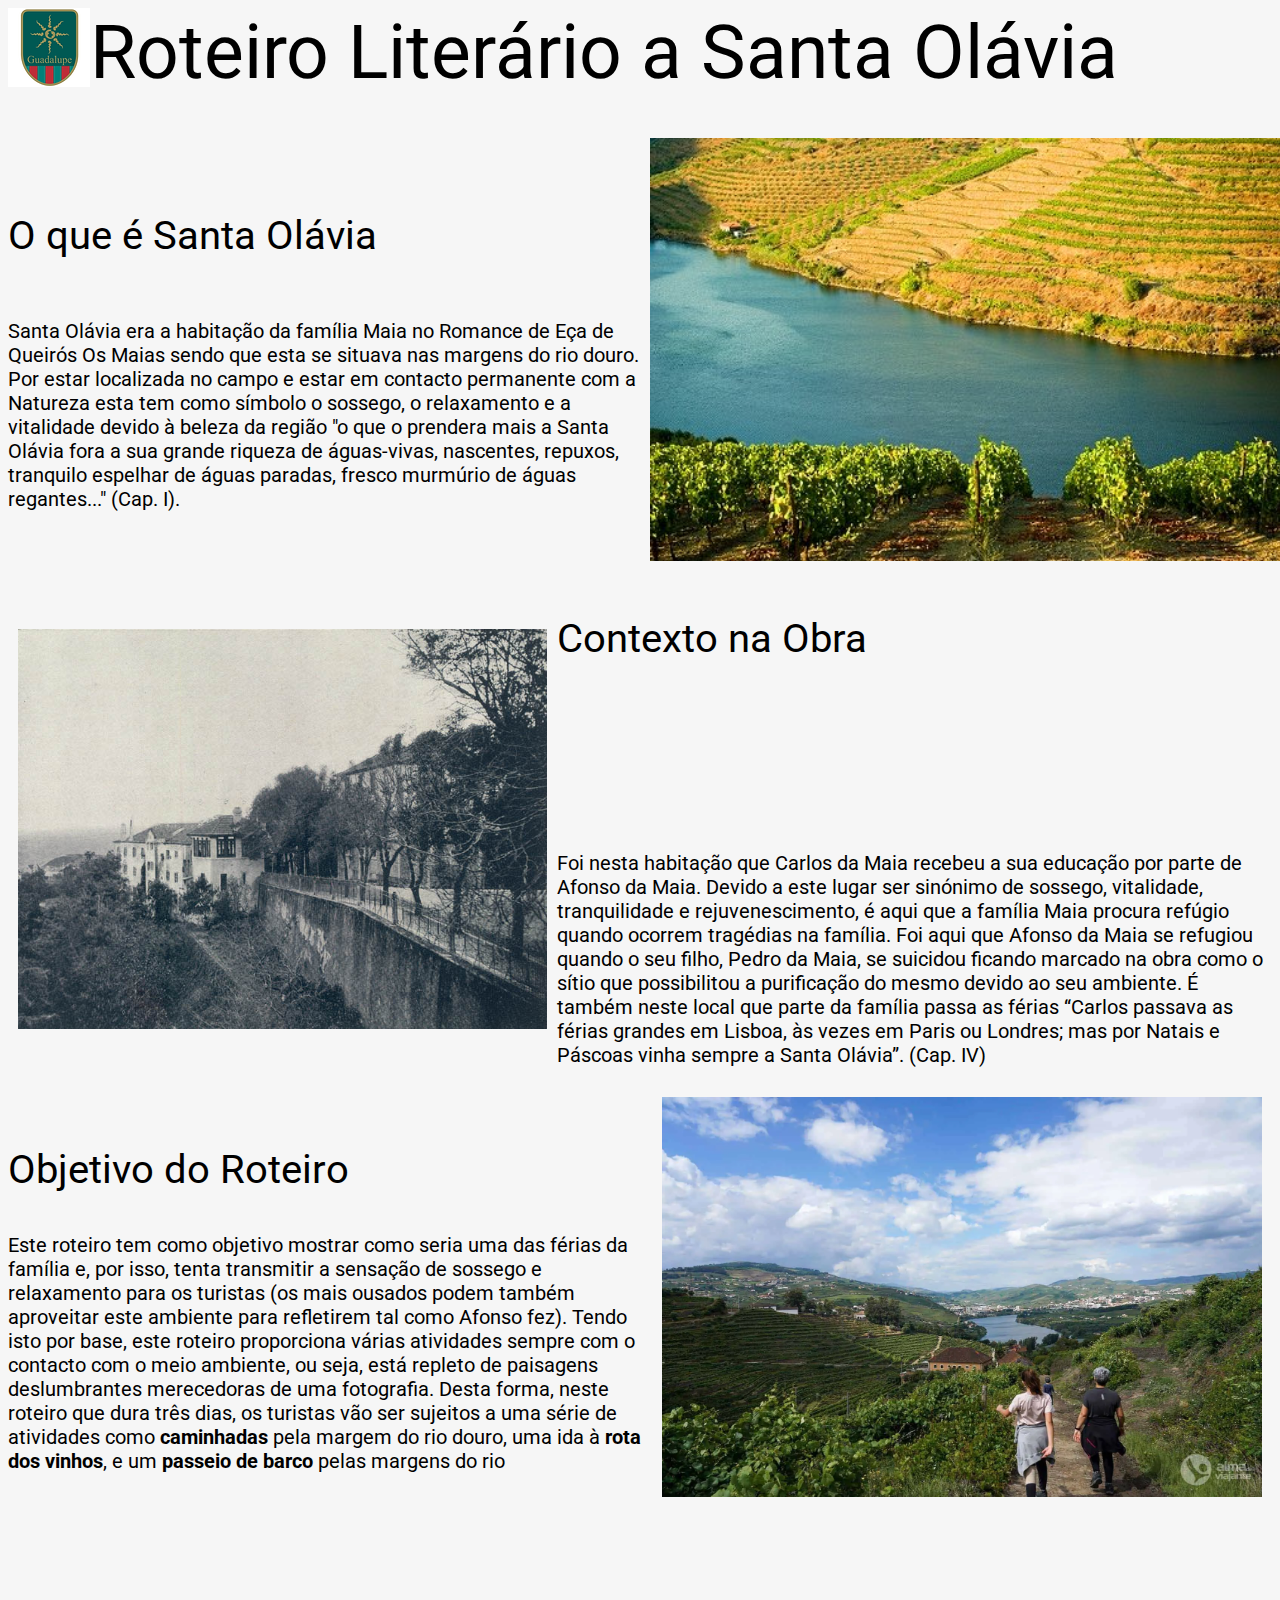
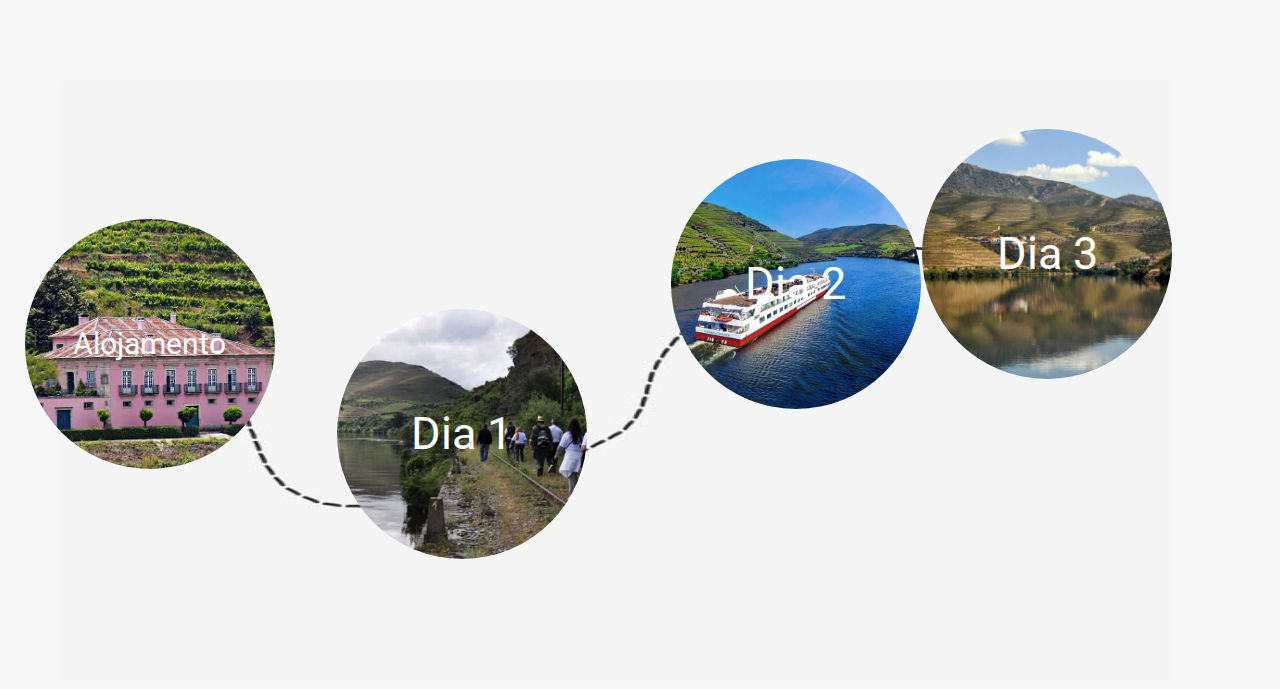
<file: index.html>
<!DOCTYPE html>
<html>
    <head>
        <title>Roteiro de Santa Olávia</title>

        <link rel="stylesheet" href="css/header.css">
        <link rel="stylesheet" href="css/general.css">
        <link rel="stylesheet" href="css/intro.css">
        <link rel="stylesheet" href="css/development.css">

        <link rel="preconnect" href="https://fonts.googleapis.com">
        <link rel="preconnect" href="https://fonts.gstatic.com" crossorigin>
        <link href="https://fonts.googleapis.com/css2?family=Roboto:wght@400;500;700&display=swap" rel="stylesheet">

        
    </head>

    <body class="body">
        <header class="header">
            <div class="logo-div">
                <img class="logo" src="Colegio Guadalupe Logo.webp">
            </div>
            <div class="title">
                Roteiro Literário a Santa Olávia
            </div>
        </header>

        <div class="intro">
            <div class="txt-1">
                <div class="txt-1-txt">
                    <p class="title-txt-1">
                        O que é Santa Olávia
                    </p>
                    <p class="body-txt-1">
                        Santa Olávia era a habitação da família Maia no Romance de Eça de Queirós Os Maias sendo que esta se situava nas margens do rio douro. Por estar localizada no campo e estar em contacto permanente com a Natureza esta tem como símbolo o sossego, o relaxamento e a vitalidade devido à beleza da região "o que o prendera mais a Santa Olávia fora a sua grande riqueza de águas-vivas, nascentes, repuxos, tranquilo espelhar de águas paradas, fresco murmúrio de águas regantes..." (Cap. I).
                    </p>
                </div>

                <div class="txt-1-img-div">
                    <img class="txt-1-img" src="dias/imagem1.jpg">
                </div>
                
            </div>

            <div class="txt-2">
                <div class="txt-2-img-div">
                    <img class="txt-2-img" src="santa_olavia.jpg">
                </div>

                <div class="txt-2-txt">
                    <p class="title-txt-2">
                        Contexto na Obra 
                    </p>
                    <p class="body-txt-2">
                        Foi nesta habitação que Carlos da Maia recebeu a sua educação por parte de Afonso da Maia. Devido a este lugar ser sinónimo de sossego, vitalidade, tranquilidade e rejuvenescimento, é aqui que a família Maia procura refúgio quando ocorrem tragédias na família. Foi aqui que Afonso da Maia se refugiou quando o seu filho, Pedro da Maia, se suicidou ficando marcado na obra como o sítio que possibilitou a purificação do mesmo devido ao seu ambiente. É também neste local que parte da família passa as férias “Carlos passava as férias grandes em Lisboa, às vezes em Paris ou Londres; mas por Natais e Páscoas vinha sempre a Santa Olávia”. (Cap. IV)
                    </p>

                </div>

            </div>

            <div class="txt-3">
                <div class="txt-3-txt">
                    <p class="title-txt-3">
                        Objetivo do Roteiro
                    </p>
                    <p class="body-txt-3">
                        Este roteiro tem como objetivo mostrar como seria uma das férias da família e, por isso, tenta transmitir a sensação de sossego e relaxamento para os turistas (os mais ousados podem também aproveitar este ambiente para refletirem tal como Afonso fez). Tendo isto por base, este roteiro proporciona várias atividades sempre com o contacto com o meio ambiente, ou seja, está repleto de paisagens deslumbrantes merecedoras de uma fotografia. Desta forma, neste roteiro que dura três dias,
                         os turistas vão ser sujeitos a uma série de atividades como <strong>caminhadas</strong> pela margem do rio douro, uma ida à <strong>rota dos vinhos</strong>, e um <strong>passeio de barco</strong> pelas margens do rio 
                    </p>

                </div>

                <div class="txt-3-img-div">
                    <img class="txt-3-img" src="dias/imagem2.webp">
                </div>

            </div>

        </div>

        <div class="development">
                

                <div class="caminho-div">
                    <img class="caminho" src="caminho.png">

                    <a class="alojamento" href="alojamento.html"> 
                        <div class="img-1">
                            <img src="Solar/Solar_5.jpeg" class="img-1-img">
                            <p class="img-1-txt">
                                Alojamento
                            </p>
                        </div>
                        
                    </a>
    
                    <a class="dia-1" href="dia-1.html"> 
                        <div class="img-1">
                            <img src="dias/imagem5.jpg" class="img-1-img">
                            <p class="img-2-txt">
                                Dia 1
                            </p>
                        </div>
                        
                    </a>
    
                    <a class="dia-2" href="dia-2.html"> 
                        <div class="img-1">
                            <img src="dias/imagem8.jpg" class="img-1-img">
                            <p class="img-2-txt">
                                Dia 2
                            </p>
                        </div>
                        
                    </a>
    
                    <a class="dia-3" href="dia-3.html"> 
                        <div class="img-1">
                            <img src="dias/imagem7.jpg" class="img-1-img">
                            <p class="img-2-txt">
                                Dia 3
                            </p>
                        </div>
                        
                    </a>
                </div>

            </div>
        </div>

    </body>
</html>
</file>
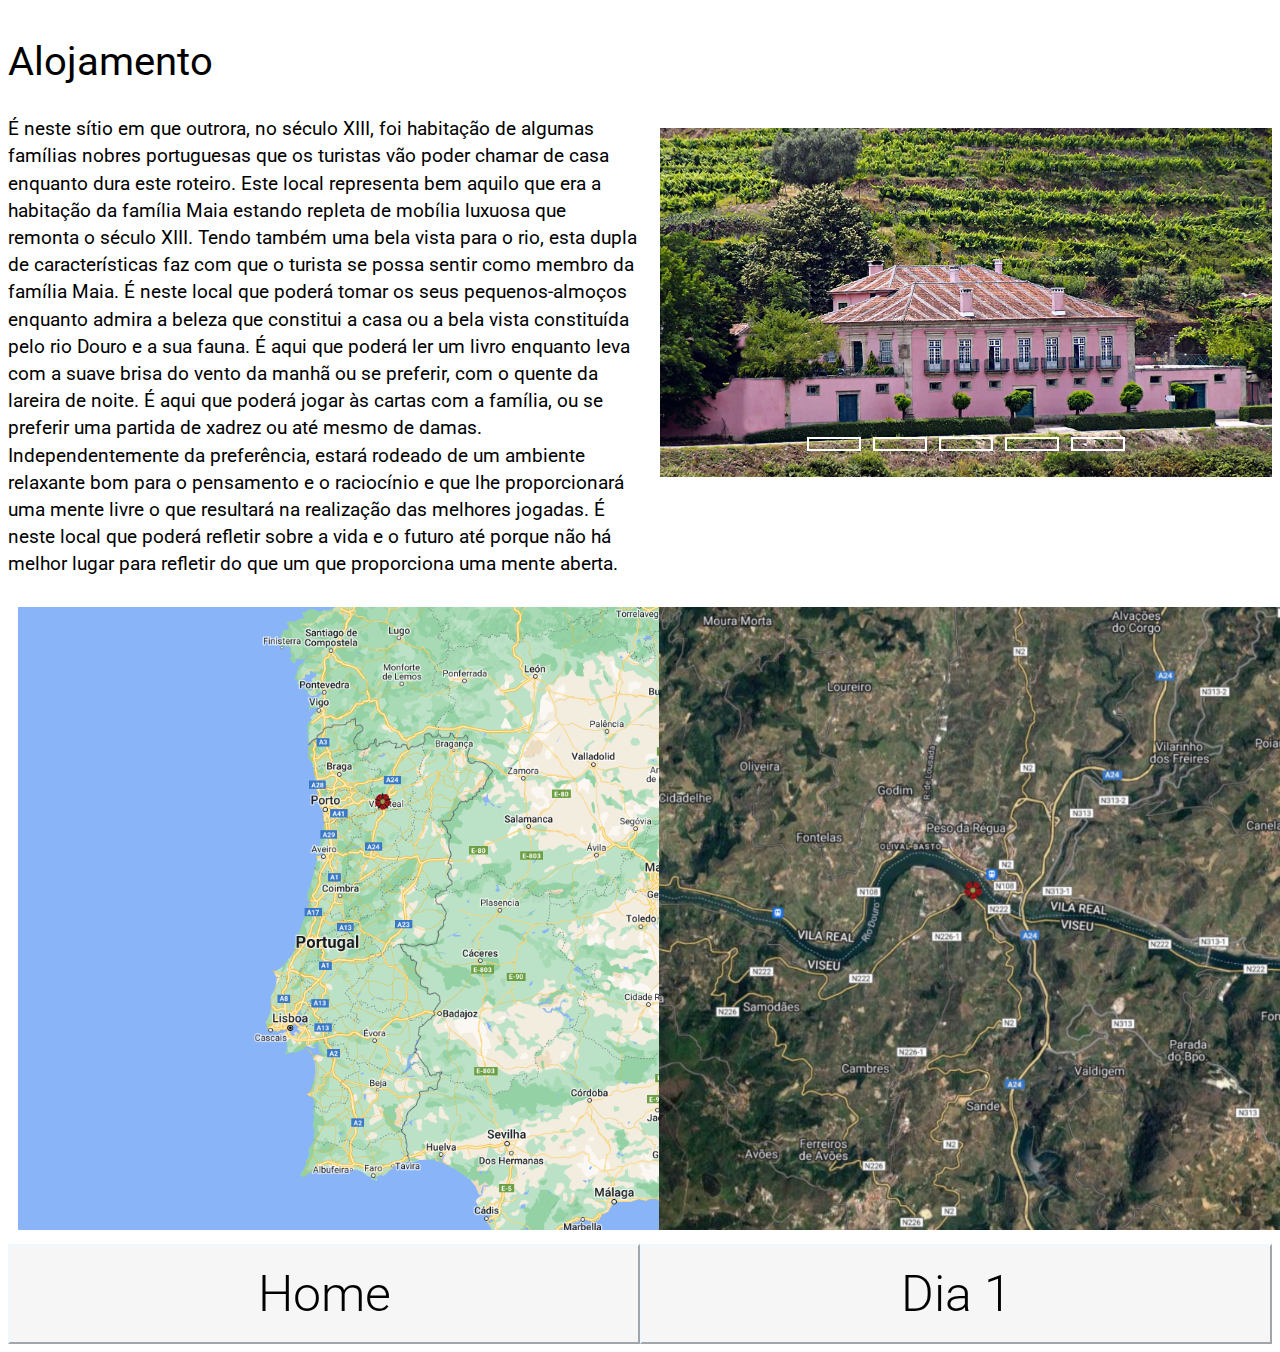
<file: alojamento.html>
<!DOCTYPE html>
<html>
    <head>
        <title>Alojamento</title>

        <link rel="stylesheet" href="css/header.css">
        <link rel="stylesheet" href="css/general.css">
        <link rel="stylesheet" href="css/intro.css">
        <link rel="stylesheet" href="css/development.css">
        <link rel="stylesheet" href="css/slideshow.css">

        <link rel="preconnect" href="https://fonts.googleapis.com">
        <link rel="preconnect" href="https://fonts.gstatic.com" crossorigin>
        <link href="https://fonts.googleapis.com/css2?family=Roboto:wght@400;500;700&display=swap" rel="stylesheet">

        
    </head>
    <body>
        <div class="alojamento-body">
            <div class="div1-A">
                <div class="txt-alojamento">
                    <div class="txt-alojamento-txt">
                        <p class="title-alojamento">
                            Alojamento
                        </p>
                        <p class="body-alojamento">
                            É neste sítio em que outrora, no século XIII, foi habitação de algumas famílias nobres portuguesas que os turistas vão poder chamar de casa enquanto dura este roteiro. Este local representa bem aquilo que era a habitação da família Maia estando repleta de mobília luxuosa que remonta o século XIII. Tendo também uma bela vista para o rio, esta dupla de características faz com que o turista se possa sentir como membro da família Maia. É neste local que poderá tomar os seus pequenos-almoços enquanto admira a beleza que constitui a casa ou a bela vista constituída pelo rio Douro e a sua fauna. É aqui que poderá ler um livro enquanto leva com a suave brisa do vento da manhã ou se preferir, com o quente da lareira de noite. É aqui que poderá jogar às cartas com a família, ou se preferir uma partida de xadrez ou até mesmo de damas. Independentemente da preferência, estará rodeado de um ambiente relaxante bom para o pensamento e o raciocínio e que lhe proporcionará uma mente livre o que resultará na realização das melhores jogadas. É neste local que poderá refletir sobre a vida e o futuro até porque não há melhor lugar para refletir do que um que proporciona uma mente aberta.
                        </p>
                    </div>
                    
                </div>

                <div class="slidershow middle">
                    <div class="slides">

                        <input type="radio" name="r" id="r1">
                        <input type="radio" name="r" id="r2">
                        <input type="radio" name="r" id="r3">
                        <input type="radio" name="r" id="r4">
                        <input type="radio" name="r" id="r5">

                        <div class="slide s1">
                            <img class="img_s" src="Solar/Solar_5.jpeg" alt="">
                        </div>
                        <div class="slide">
                            <img class="img_s" src="Solar/Solar_1.jpg" alt="">
                        </div>
                        <div class="slide">
                            <img class="img_s" src="Solar/Solar_2.jpg" alt="">
                        </div>
                        <div class="slide">
                            <img class="img_s" src="Solar/Solar_3.jpg" alt="">
                        </div>
                        <div class="slide">
                            <img class="img_s" src="Solar/Solar_4.jpg" alt="">
                        </div>

                    </div>

                    <div class="navigation">
                        <label for="r1" class="bar"></label>
                        <label for="r2" class="bar"></label>
                        <label for="r3" class="bar"></label>
                        <label for="r4" class="bar"></label>
                        <label for="r5" class="bar"></label>
                    </div>

                    
                </div>
            </div>

            <div class="div1-B">
                <div class="img-A-1">
                    <img class="img-alojamento" src="Solar/mapa_2_solar.png">
                </div>
                <div class="img-A-2">
                    <img class="img-alojamento" src="Solar/mapa_solar1.png">
                </div>
            </div>
        </div>

         <div class="butoes2">
            <a href="index.html">
                <button class="button">
                    Home
                </button>
            </a>
            <a href="dia-1.html">
                <button class="button">
                    Dia 1
                </button>
            </a>
            
        </div>
        
          
    </body>

</html>
</file>
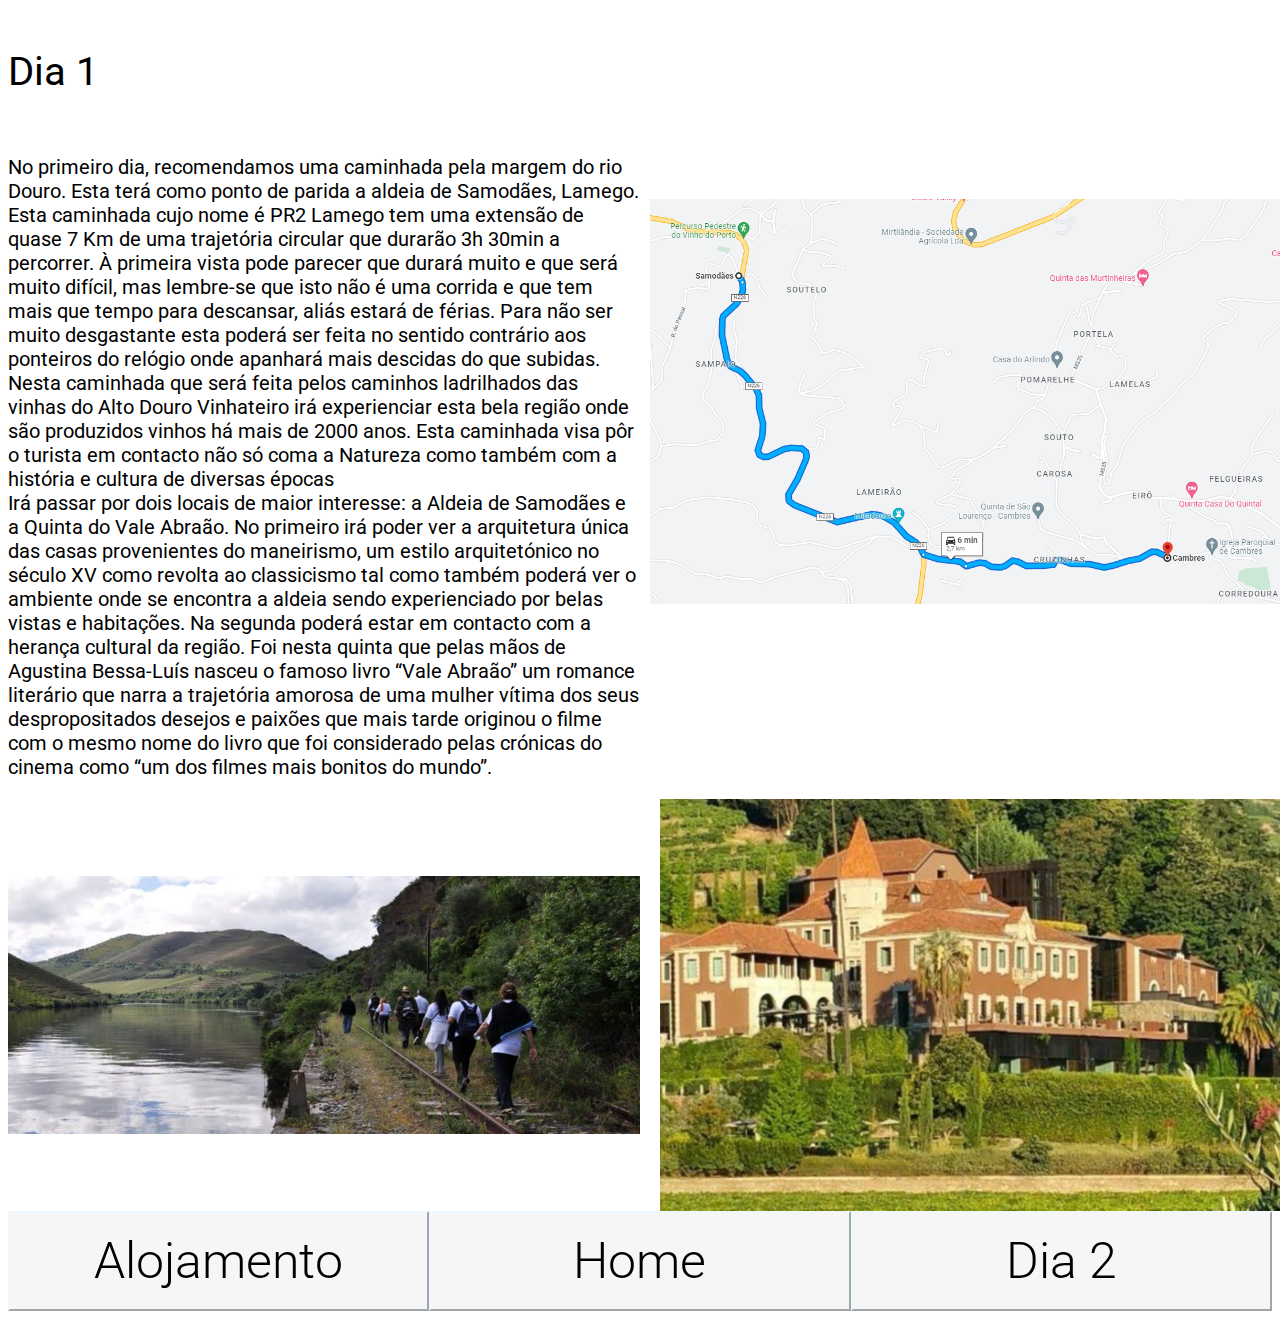
<file: dia-1.html>
<!DOCTYPE html>
<html>
    <head>
        <title>Dia 1</title>

        <link rel="stylesheet" href="css/header.css">
        <link rel="stylesheet" href="css/general.css">
        <link rel="stylesheet" href="css/intro.css">
        <link rel="stylesheet" href="css/development.css">

        <link rel="preconnect" href="https://fonts.googleapis.com">
        <link rel="preconnect" href="https://fonts.gstatic.com" crossorigin>
        <link href="https://fonts.googleapis.com/css2?family=Roboto:wght@400;500;700&display=swap" rel="stylesheet">
    </head>
    <body class="dia1-body">
        <div class="txt-1">
            <div class="txt-1-div">
                <div class="txt-1-txt">
                    <p class="title-txt-1">
                        Dia 1
                    </p>
                    <p class="body-txt-1">
                        No primeiro dia, recomendamos uma caminhada pela margem do rio Douro. Esta terá como ponto de parida a aldeia de Samodães, Lamego. Esta caminhada cujo nome é PR2 Lamego tem uma extensão de quase 7 Km de uma trajetória circular que durarão 3h 30min a percorrer. À primeira vista pode parecer que durará muito e que será muito difícil, mas lembre-se que isto não é uma corrida e que tem mais que tempo para descansar, aliás estará de férias. Para não ser muito desgastante esta poderá ser feita no sentido contrário aos ponteiros do relógio onde apanhará mais descidas do que subidas.  
                        <br>
                        Nesta caminhada que será feita pelos caminhos ladrilhados das vinhas do Alto Douro Vinhateiro irá experienciar esta bela região onde são produzidos vinhos há mais de 2000 anos. Esta caminhada visa pôr o turista em contacto não só coma a Natureza como também com a história e cultura de diversas épocas 
                        <br>
                        Irá passar por dois locais de maior interesse: a Aldeia de Samodães e a Quinta do Vale Abraão. No primeiro irá poder ver a arquitetura única das casas provenientes do maneirismo, um estilo arquitetónico no século XV como revolta ao classicismo tal como também poderá ver o ambiente onde se encontra a aldeia sendo experienciado por belas vistas e habitações. Na segunda poderá estar em contacto com a herança cultural da região. Foi nesta quinta que pelas mãos de Agustina Bessa-Luís nasceu o famoso livro “Vale Abraão” um romance literário que narra a trajetória amorosa de uma mulher vítima dos seus despropositados desejos e paixões que mais tarde originou o filme com o mesmo nome do livro que foi considerado pelas crónicas do cinema como “um dos filmes mais bonitos do mundo”. 
                    </p>
                </div>

                
                
            </div>

            <div>
                <img class="txt-1-img" src="dias/dia1-mapa.png">
            </div>
            
        </div>

        <div class="dia1-img-div">
            <img class="dia1-img" src="dias/imagem5.jpg">
            <img class="dia1-img1" src="dias/imagem6_1.jpg">
        </div>

        <div class="butoes">
            <a href="alojamento.html">
                <button class="button">
                    Alojamento
                </button>
            </a>
            <a href="index.html">
                <button class="button">
                    Home
                </button>
            </a>
            <a href="dia-2.html">
                <button class="button">
                    Dia 2
                </button>
            </a>
        </div>

    </body>
</html>
</file>
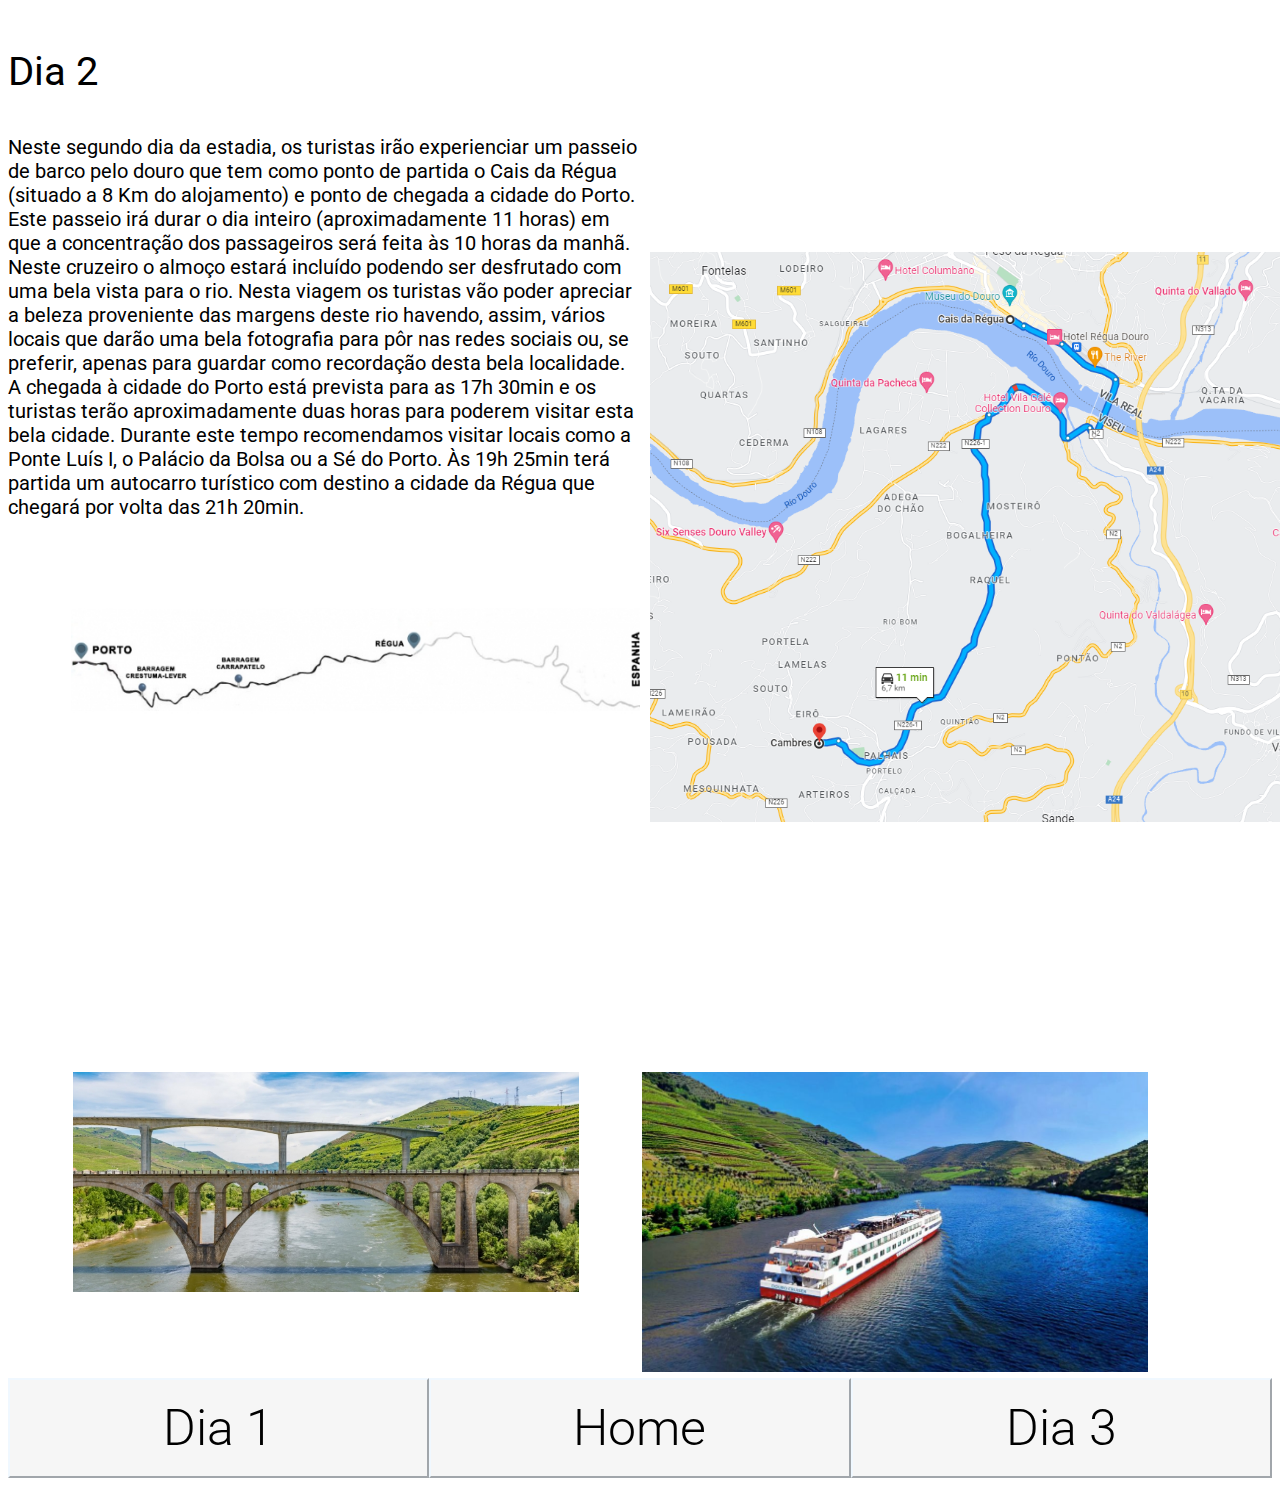
<file: dia-2.html>
<!DOCTYPE html>
<html>
    <head>
        <title>Dia 2</title>

        <link rel="stylesheet" href="css/header.css">
        <link rel="stylesheet" href="css/general.css">
        <link rel="stylesheet" href="css/intro.css">
        <link rel="stylesheet" href="css/development.css">

        <link rel="preconnect" href="https://fonts.googleapis.com">
        <link rel="preconnect" href="https://fonts.gstatic.com" crossorigin>
        <link href="https://fonts.googleapis.com/css2?family=Roboto:wght@400;500;700&display=swap" rel="stylesheet">
    </head>
    <body class="dia1-body">
        <div class="txt-1">
            <div class="txt-1-div">
                <div class="txt-2-txt">
                    <div>
                        <p class="title-txt-1">
                            Dia 2
                        </p>
                        <p class="body-txt-2">
                            Neste segundo dia da estadia, os turistas irão experienciar um passeio de barco pelo douro que tem como ponto de partida o Cais da Régua (situado a 8 Km do alojamento) e ponto de chegada a cidade do Porto. Este passeio irá durar o dia inteiro (aproximadamente 11 horas) em que a concentração dos passageiros será feita às 10 horas da manhã. Neste cruzeiro o almoço estará incluído podendo ser desfrutado com uma bela vista para o rio. Nesta viagem os turistas vão poder apreciar a beleza proveniente das margens deste rio havendo, assim, vários locais que darão uma bela fotografia para pôr nas redes sociais ou, se preferir, apenas para guardar como recordação desta bela localidade. A chegada à cidade do Porto está prevista para as 17h 30min e os turistas terão aproximadamente duas horas para poderem visitar esta bela cidade. Durante este tempo recomendamos visitar locais como a Ponte Luís I, o Palácio da Bolsa ou a Sé do Porto.  Às 19h 25min terá partida um autocarro turístico com destino a cidade da Régua que chegará por volta das 21h 20min.
                        </p>
                    </div>

                    <div class="cruzeiro">
                        <img class="cruzeiro-img" src="dias/rota_cruseiro.jpg">
                    </div>
                    
                </div>

                
                
            </div>

            <div>
                <img class="txt-1-img" src="dias/dia2-mapa.png">
            </div>
            
        </div>

        <div class="dia2-img-div">
            <div class="dia2-div"><img class="dia2-img" src="dias/imagem9.jpg"></div>
            <div class="dia2-div1"><img class="dia2-img" src="dias/imagem8.jpg"></div>
        </div>

        <div class="butoes">
            <a href="dia-1.html">
                <button class="button">
                    Dia 1
                </button>
            </a>
            <a href="index.html">
                <button class="button">
                    Home
                </button>
            </a>
            <a href="dia-3.html">
                <button class="button">
                    Dia 3
                </button>
            </a>
        </div>

    </body>
</html>
</file>
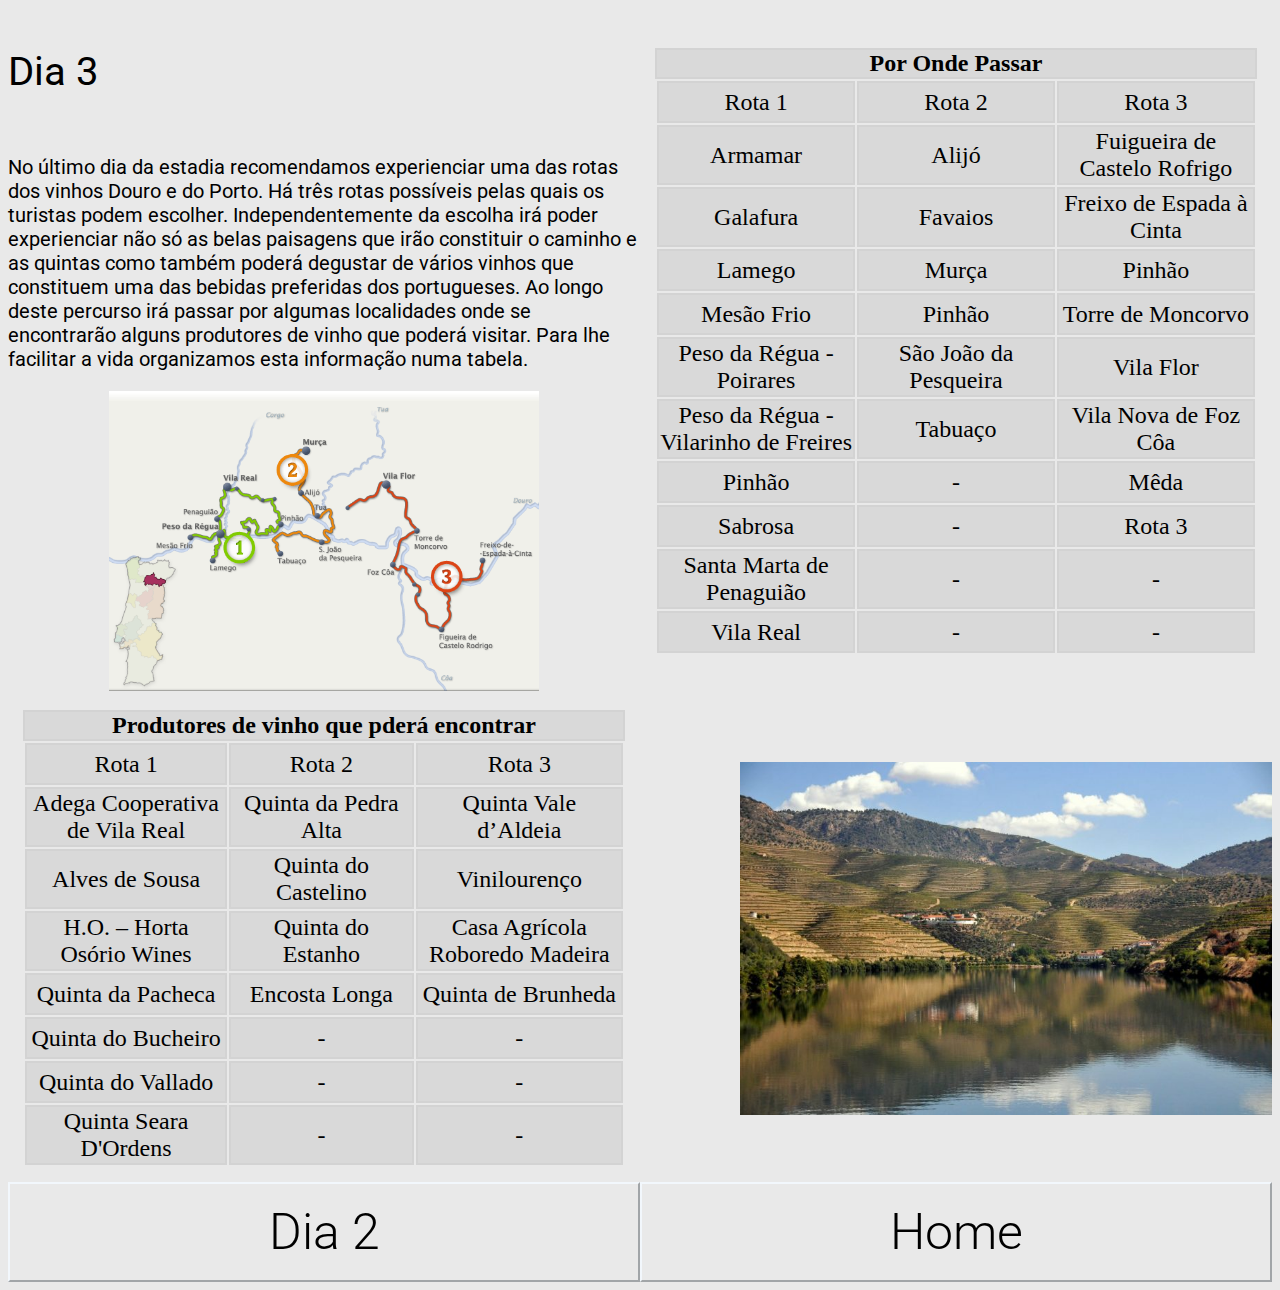
<file: dia-3.html>
<!DOCTYPE html>
<html>
    <head>
        <title>Dia 3</title>

        <link rel="stylesheet" href="css/header.css">
        <link rel="stylesheet" href="css/general.css">
        <link rel="stylesheet" href="css/intro.css">
        <link rel="stylesheet" href="css/development.css">

        <link rel="preconnect" href="https://fonts.googleapis.com">
        <link rel="preconnect" href="https://fonts.gstatic.com" crossorigin>
        <link href="https://fonts.googleapis.com/css2?family=Roboto:wght@400;500;700&display=swap" rel="stylesheet">
    </head>
    <body class="dia3-body">
        <div class="dia3-body-div">
            <div class="dia3-txt">
                <div class="dia3-txt-div">
                    <p class="title-txt-1">
                        Dia 3
                    </p>
                    <p class="body-txt-2">
                        No último dia da estadia recomendamos experienciar uma das rotas dos vinhos Douro e do Porto. Há três rotas possíveis pelas quais os turistas podem escolher. Independentemente da escolha irá poder experienciar não só as belas paisagens que irão constituir o caminho e as quintas como também poderá degustar de vários vinhos que constituem uma das bebidas preferidas dos portugueses. Ao longo deste percurso irá passar por algumas localidades onde se encontrarão alguns produtores de vinho que poderá visitar. Para lhe facilitar a vida organizamos esta informação numa tabela. 
                    </p>
                </div>

                <div class="dia3-img-div"><img class="rota" src="dias/rota_douro.png"></div>
            </div>

            <div class="table1">
                <table class="dia3-table1">

                    <caption class="tr">Por Onde Passar</caption>

                    <tr class="tr">
                        <th>Rota 1</th>
                        <th>Rota 2</th>
                        <th>Rota 3</th>
                    </tr>

                    <tr class="tr">
                        <th>Armamar</th>
                        <th>Alijó</th>
                        <th>Fuigueira de Castelo Rofrigo</th>
                    </tr>

                    <tr class="tr">
                        <th>Galafura</th>
                        <th>Favaios</th>
                        <th>Freixo de Espada à Cinta</th>
                    </tr>

                    <tr class="tr">
                        <th>Lamego</th>
                        <th>Murça</th>
                        <th>Pinhão</th>
                    </tr>

                    <tr class="tr">
                        <th>Mesão Frio</th>
                        <th>Pinhão</th>
                        <th>Torre de Moncorvo</th>
                    </tr>

                    <tr class="tr">
                        <th>Peso da Régua - Poirares</th>
                        <th>São João da Pesqueira</th>
                        <th>Vila Flor</th>
                    </tr>

                    <tr class="tr">
                        <th>Peso da Régua - Vilarinho de Freires</th>
                        <th>Tabuaço</th>
                        <th>Vila Nova de Foz Côa</th>
                    </tr>

                    <tr class="tr">
                        <th>Pinhão</th>
                        <th>-</th>
                        <th>Mêda</th>
                    </tr>

                    <tr class="tr">
                        <th>Sabrosa</th>
                        <th>-</th>
                        <th>Rota 3</th>
                    </tr>

                    <tr class="tr">
                        <th>Santa Marta de Penaguião</th>
                        <th>-</th>
                        <th>-</th>
                    </tr>

                    <tr class="tr">
                        <th>Vila Real</th>
                        <th>-</th>
                        <th>-</th>
                    </tr>
                </table>
            </div>

            <div class="table2">
                <table>

                    <caption class="tr">Produtores de vinho que pderá encontrar</caption>

                    <tr class="tr2">
                        <th>Rota 1</th>
                        <th>Rota 2</th>
                        <th>Rota 3</th>
                    </tr>

                    <tr class="tr2">
                        <th>Adega Cooperativa de Vila Real</th>
                        <th>Quinta da Pedra Alta</th>
                        <th>Quinta Vale d’Aldeia</th>
                    </tr>

                    <tr class="tr2">
                        <th>Alves de Sousa</th>
                        <th>Quinta do Castelino</th>
                        <th>Vinilourenço</th>
                    </tr>

                    <tr class="tr2">
                        <th>H.O. – Horta Osório Wines</th>
                        <th>Quinta do Estanho</th>
                        <th>Casa Agrícola Roboredo Madeira</th>
                    </tr>

                    <tr class="tr2">
                        <th>Quinta da Pacheca</th>
                        <th>Encosta Longa</th>
                        <th>Quinta de Brunheda</th>
                    </tr>

                    <tr class="tr2">
                        <th>Quinta do Bucheiro</th>
                        <th>-</th>
                        <th>-</th>
                    </tr>

                    <tr class="tr2">
                        <th>Quinta do Vallado</th>
                        <th>-</th>
                        <th>-</th>
                    </tr>

                    <tr class="tr2">
                        <th>Quinta Seara D'Ordens</th>
                        <th>-</th>
                        <th>-</th>
                    </tr>

                </table>
            </div>

            <div class="dia3-img">
                <img class="img3" src="dias/imagem7.jpg">
            </div>
        </div>

        <div class="butoes2">
            <a href="dia-2.html">
                <button class="button2">
                    Dia 2
                </button>
            </a>
            <a href="index.html">
                <button class="button2">
                    Home
                </button>
            </a>
            
        </div>
    </body>

</html>
</file>
<file: css/header.css>
.header{
    display: flex;
    flex-direction: row;
    height: 120px;
    background-color: rgb(246, 246, 246);
    position: relative;

}

.title{
    font-family: Roboto, Arial;
    font-size: 75px;
}
</file>
<file: css/general.css>
p{
    font-family: Roboto, Arial;
    font-size: 20px;
}

.body{
    background-color: rgb(246, 246, 246);
    z-index: 100;
}

a{
    display: inline-block;
}
</file>
<file: css/intro.css>
.intro{
    display: grid;
    height: 1200px;
    background-color: rgb(246, 246, 246);
    align-items: center;
    z-index: 100;
}

.txt-1, .txt-3{
    display: grid;
    grid-template-columns: 2fr 1fr;
    align-items: center;
    justify-content: center;
}

.title-txt-1, .title-txt-2, .title-txt-3,
 .title-alojamento{
    font-size: 250%;
}

.txt-alojamento{
    line-height: 170%;
}

.txt-2{
    display: grid;
    grid-template-columns: 1fr 2fr;
    align-items: center;
    justify-content: center;
}

.txt-1-img, .txt-2-img, .txt-3-img{
    height: 400px;
    margin: 10px;
}

.txt-1-img-div{
    width: 1fr;
}

.txt-1-img{
    max-width: 100%;
    width: auto;
    height: auto;
}


@media (min-width: 400px)
{
    .intro{
        margin-bottom: 40%;
    }
}

@media (min-width: 900px)
{
    .intro{
        margin-bottom: 45%;
    }
}

@media (min-width: 1200px)
{
    .intro{
        margin-bottom: 20%;
    }
}

@media (min-width: 1600px)
{
    .intro{
        margin-bottom: 10%;
    }
}
</file>
<file: css/development.css>
.development{
    display: grid;
}

.alojamento, .dia-1, .dia-2, .dia-3{
    width: 250px;
    height: 250px;
    border-radius: 400px;
    position: absolute;
}

.alojamento:hover, .dia-1:hover{
    width: 350px;
    height: 350px;
}

.img-1{
    display: flex;
    height: 250px;
    width: 250px;
    border-radius: 400px;
    position: relative;
    text-decoration: none;
    color: white;
    z-index: 1;
    align-items: center;
    justify-content: center;
    transition: all 0.15s;
}

.img-1-txt{
    position: absolute;
    font-size: 30px;

}

.img-1:hover{
    width: 350px;
    height: 350px;

}

.img-1-img{
    width: 100%;
    height: 100%;
    border-radius: 400px;
    object-fit: cover;
    transition: all 0.15s;
}

.img-1-img:hover{
    width: 100%;
    height: 100%;
}

.img-2-txt{
    position: absolute;
    font-size: 45px;
}

.txt-1-img{
    width: 750px;
    object-fit: cover;

}

.dia1-img-div{
    display: grid;
    grid-template-columns: 1fr 1fr;
    align-items: center;
}
.dia1-img, .dia1-img1{
    max-width: 100%;
    max-height: 450px;
    width: auto;
    height: auto;
}

.dia1-img1{
    margin-left: 20px;
}

.dia2-img-div{
    display: grid;
    grid-template-columns: 1fr 1fr;
    justify-content: space-between;
}

.dia2-div{
    width: 80%;
    padding-left: 10%;
    justify-content: end;
    align-items: center;
}

.dia2-div1{
    width: 80%;
    padding-right: 10%;
    justify-content: end;
    align-items: center;
}

.dia2-img{
    width: 100%;
    margin: 2px;
    max-height: 300px;
    object-fit: cover;
}

.txt-1-txt{
    display: grid;
}

.txt-2-txt{
    display: grid;
    grid-template-rows: 1fr 1fr;
    justify-content: center;
}

.cruzeiro{
    display: grid;
    grid-template-columns: 1fr;
    margin-top: 10%;
    margin-left: 10%;
}

.cruzeiro-img{
    max-width: 100%;
    width: auto;
    height: auto;
}

.dia3-body-div{
    display: grid;
    grid-template-columns: 1fr 1fr;
    justify-content: space-between;
    align-items: center;
}

.dia3-body{
    
    background-color: rgb(233, 233, 233);
}

.tr th{
    width: 200px;
    height: 36px;
    font-size: 24px;
    font-weight: 500;
    border: 2px solid lightgray;
    background-color: rgb(217, 217, 217);
    margin:0;
}

.tr{
    border: 2px solid lightgray;
    background-color: rgb(217, 217, 217);
    font-size: 24px;
    font-weight: 700;
}

.table-title th{
    
    height: 36px;
    font-size: 24px;
    border: 2px solid lightgray;
    margin:0;
}

.table-title{
    width: 600px;
}

.dia3-txt-div{
    display: grid;
    grid-template-columns: 1fr;
}

.rota{
    height: 300px;
    width: 100%;
    object-fit: contain;
}

.tr2{
    border: 2px solid lightgray;
    background-color: rgb(217, 217, 217);
    font-size: 24px;
    font-weight: 700;
}

.tr2 th{
    width: 350px;
    height: 36px;
    font-weight: 500;
    font-size: 24px;
    border: 2px solid lightgray;
    background-color: rgb(217, 217, 217);
    margin:0;
}

.caminho-div{
    display: grid;
    grid-template-columns: 1fr;
    margin-left: 50px;
    margin-right: 100px;
    position: relative;
    margin-top: 100px;
    z-index: 0;
}

.caminho{
    width: 100%;
    height: 600px;
    object-fit:fill;
    max-width: 1650px;
}

.alojamento{
    top: 23%;
    left: -3%;
}

.dia-1{
    top: 38%;
    left: 25%;
}

.dia-2{
    top: 13%;
    left: 55%;
}

.dia-3{
    right: 0;
    top: 8%;
}

.butoes{
    display: grid;
    grid-template-columns: 1fr 1fr 1fr;
}

.button{
    width: 100%;
    height: 100px;
    font-size: 50px;
    font-weight: 300;
    font-family: Roboto, Arial;
    cursor: pointer;
    background-color: rgb(246, 246, 246);
    border-color: aliceblue;
    transition: background-color 0.15s;
}

.button:hover{
    background-color: rgb(231, 231, 231);
}

.table1{
    display: grid;
    grid-template-columns: 1fr;
    justify-content: center;
    margin: 15px;
}

.table2{
    display: grid;
    grid-template-columns: 1fr;
    justify-content: center;
    margin: 15px;
}

.dia3-img{
    margin-left: 100px;
    height: 400px;
}

.img3{
    width: 100%;
    height:100%;
    object-fit: contain;
}

.butoes2{
    display: grid;
    grid-template-columns: 1fr 1fr;
    
}

.button2{
    width: 100%;
    height: 100px;
    font-size: 50px;
    font-weight: 300;
    font-family: Roboto, Arial;
    cursor: pointer;
    background-color: rgb(233, 233, 233);
    border-color: rgb(242, 247, 252);
    transition: background-color 0.15s;
    transition: opacity 0.15s;
}

.button2:hover{
    background-color: rgb(224, 224, 224);
}

.button2:active{
    background-color: rgb(214, 214, 214);
}

.button:active{
    background-color: rgb(222, 222, 222);
}

.alojamento-body{
    display: grid;
    align-items: center;
    justify-content: space-between;
    padding-bottom: 0;
}

.div1-A{
    display: grid;
    grid-template-columns: 1fr 1fr;
    width: auto;
    align-items: center;
    justify-content: center;
}

.txt-alojamento{
    width: 100%;
}

.title-alojamento{
    font-size: 250%;
}

.body-alojamento{
    font-size: 120%;
}

.div1-B{
    display: flex;
}



.img-alojamento{
    max-width: 100%;
    height: auto;
    width: auto;
    margin: 10px;
}

.txt-1{
    display: grid;
    grid-template-columns: 1fr 1fr;
    align-items: center;
}

@media (min-width: 900px)
{
    .img-1{
        width: 150px;
        height: 150px;
    }

    .img-1:hover{
        width: 200px;
        height: 200px;
    }

    .alojamento{
        top: 35%;
        left: -1%;
    }
    
    .dia-1{
        top: 50%;
        left: 25%;
    }
    
    .dia-2{
        top: 20%;
        left: 55%;
    }
    
    .dia-3{
        right: -17%;
        top: 15%;
    }
}

@media (min-width: 1050px)
{
    .img-1{
        width: 200px;
        height: 200px;
    }

    .img-1:hover{
        width: 275px;
        height: 275px;
    }

    .alojamento{
        top: 23%;
        left: -3%;
    }
    
    .dia-1{
        top: 47%;
        left: 30%;
    }
    
    .dia-2{
        top: 13%;
        left: 55%;
    }
    
    .dia-3{
        right: -13%;
        top: 10%;
    }
}

@media (min-width: 1275px)
{
    .img-1{
        width: 250px;
        height: 250px;
    }

    .img-1:hover{
        width: 350px;
        height: 350px;
    }

    .alojamento{
        top: 23%;
        left: -3%;
    }
    
    .dia-1{
        top: 38%;
        left: 25%;
    }
    
    .dia-2{
        top: 13%;
        left: 55%;
    }
    
    .dia-3{
        right: 0;
        top: 8%;
    }
}
</file>
<file: css/slideshow.css>
.slidershow{
    max-width: 700px;
    max-height: 400px;
    width: auto;
    height: auto;
    overflow: hidden;
}

.middle{
    position: relative;
    margin-left: 20px;
}

.navigation{
    position: absolute;
    bottom: 20px;
    left: 50%;
    transform: translateX(-50%);
    display: flex;
}

.bar{
    width: 50px;
    height: 10px;
    border: 2px solid white;
    margin: 6px;
    cursor: pointer;
    transition: 0.4s;
}

.bar:hover{
    background: white;
}

input[name="r"]{
    position: absolute;
    visibility: hidden;
}

.slides{
    width: 500%;
    height: 100%;
    display: flex;
}

.slide{
    width: 20%;
    transition: 0.6s;
}

.slide img{
    width: 100%;
    height: 100%;
}

#r1:checked ~ .s1{
    margin: 0;
}
#r2:checked ~ .s1{
    margin: -10%;
}
#r3:checked ~ .s1{
    margin: -20%;
}
#r4:checked ~ .s1{
    margin: -30%;
}
#r5:checked ~ .s1{
    margin: -40%;
}

.mapa_portugal img, .mapa_solar img{
    height: 500px;
    width: 900px;
    object-fit:cover;
}
</file>
